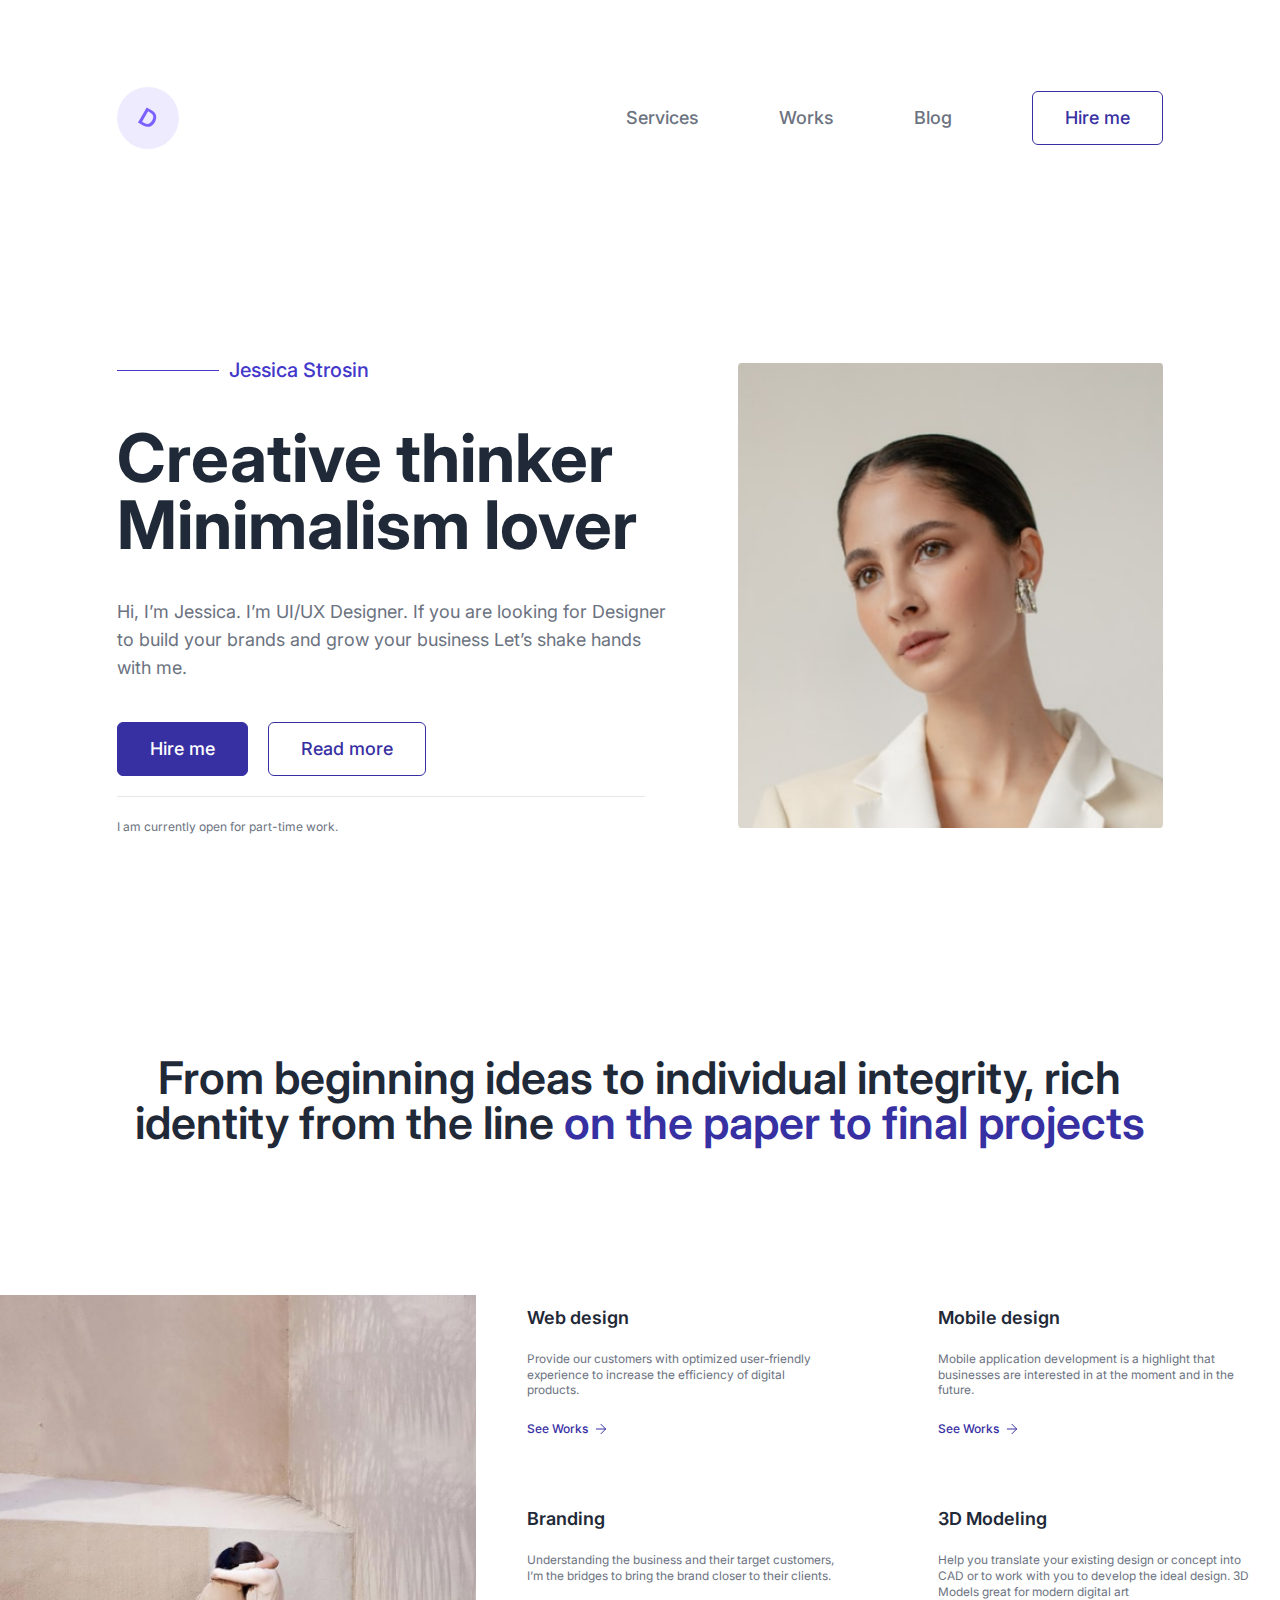
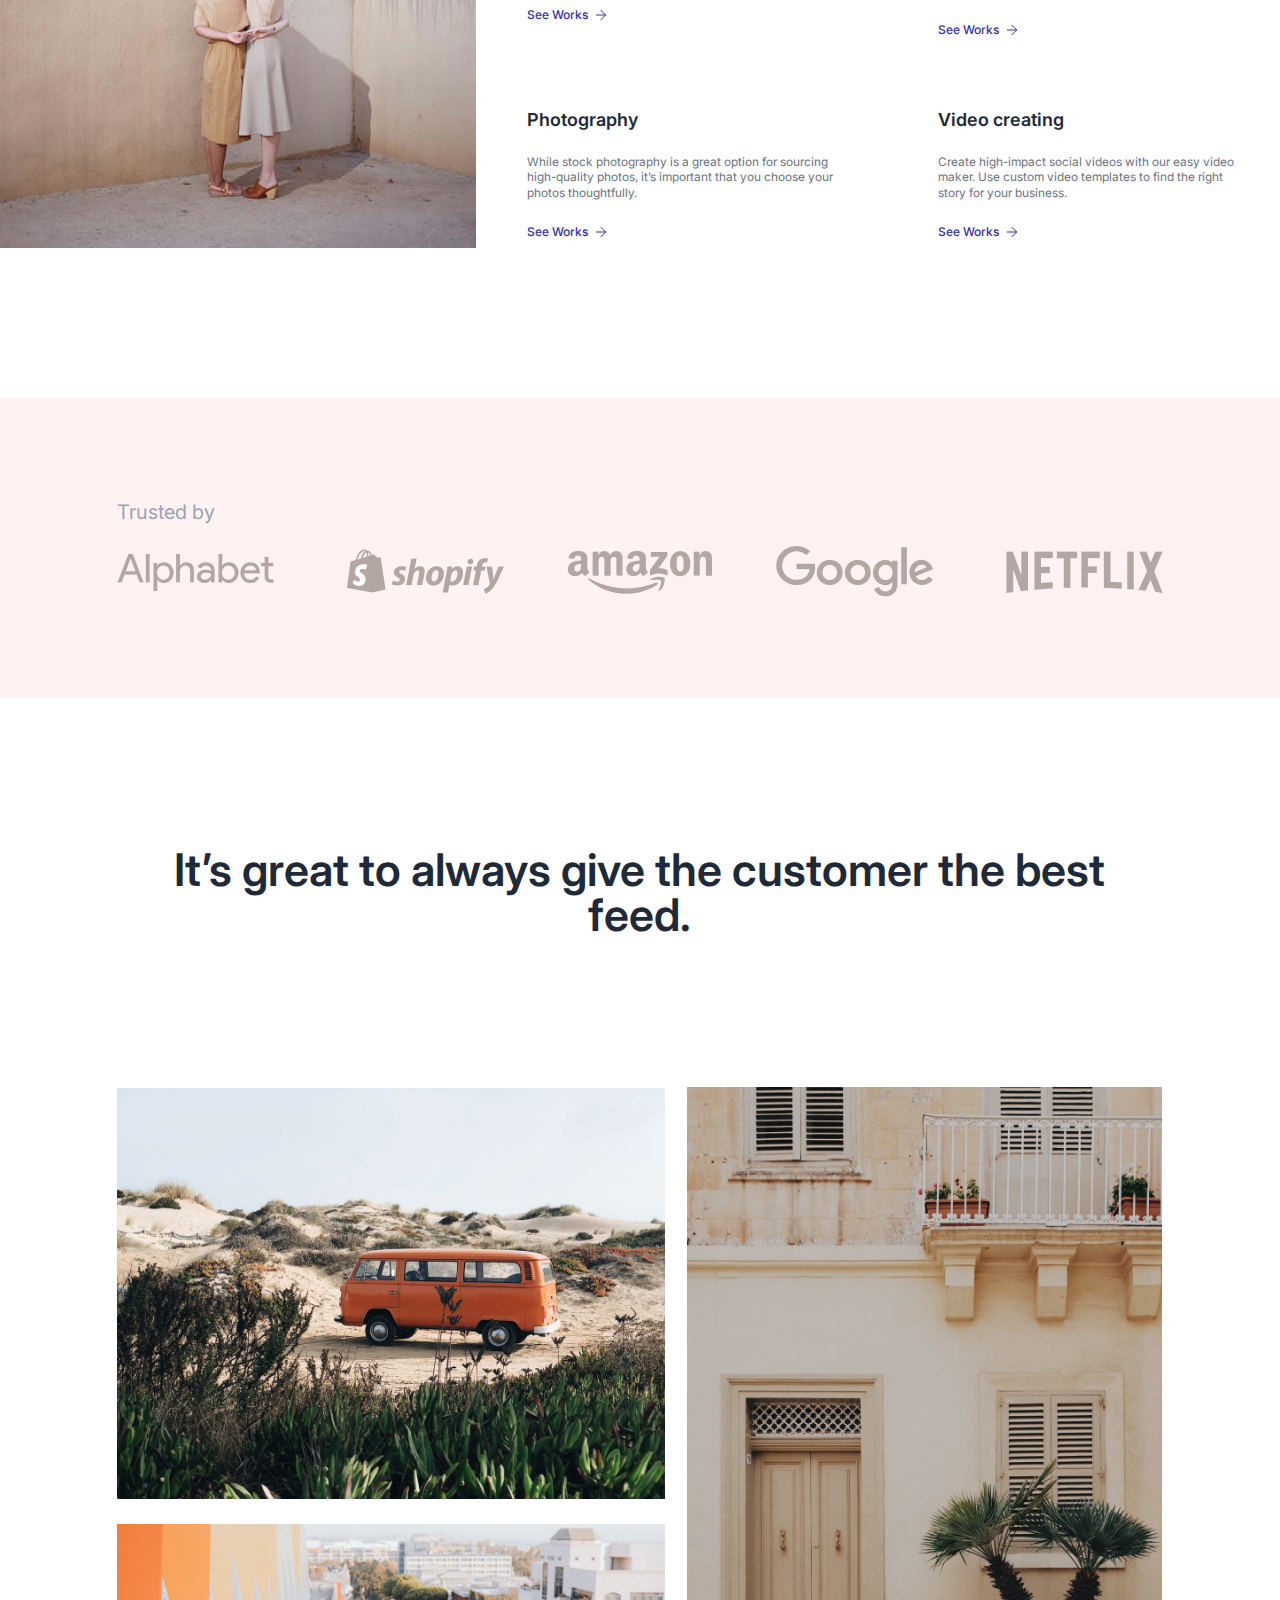
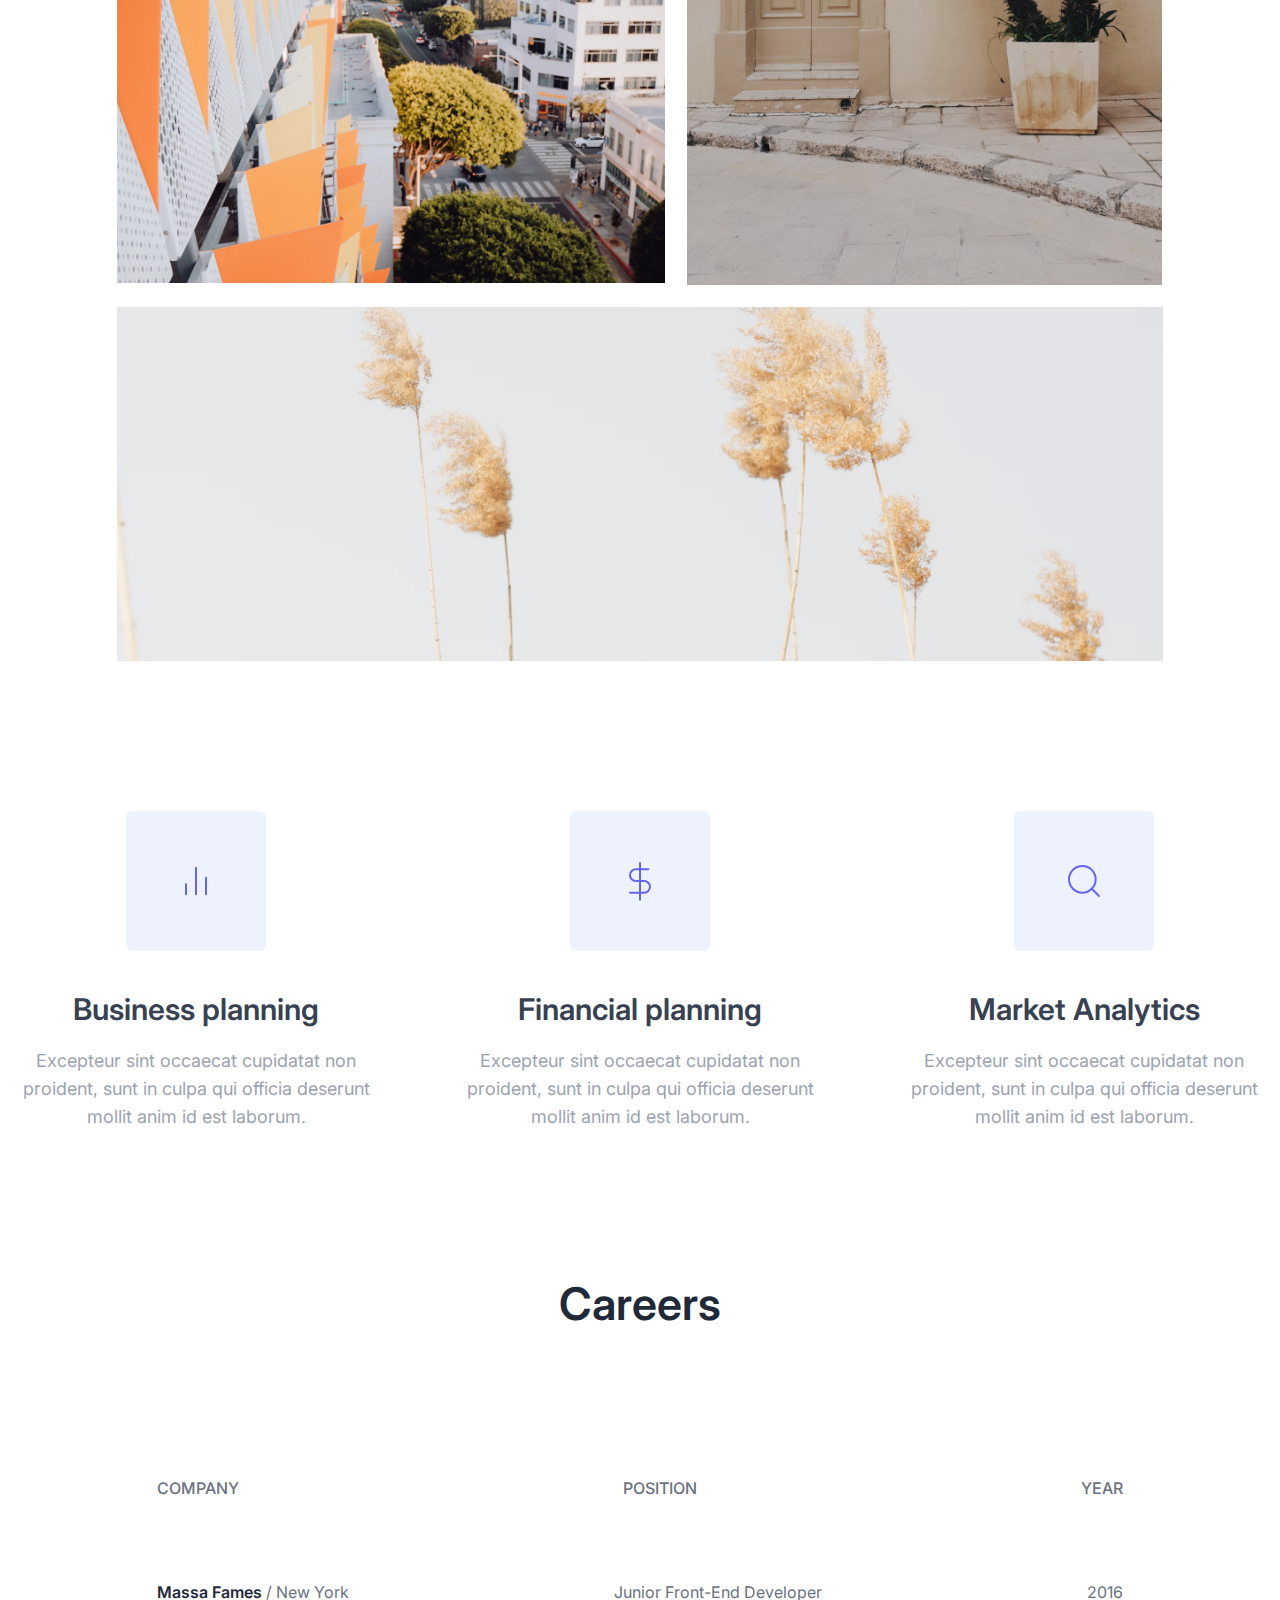
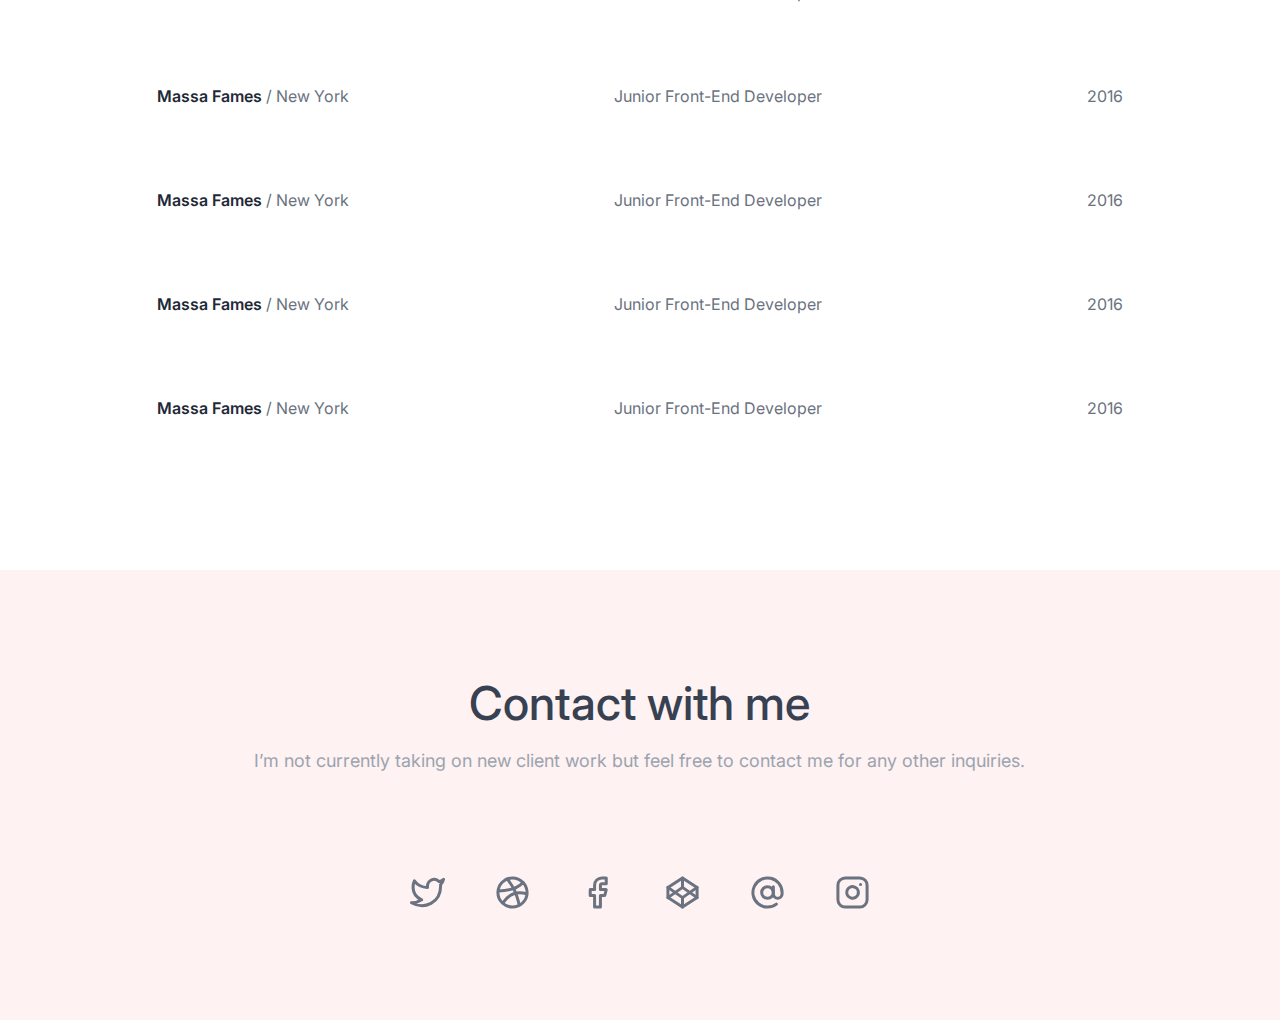
<file: index.html>
<!DOCTYPE html>
<html lang="en">
  <head>
    <meta charset="UTF-8" />
    <meta http-equiv="X-UA-Compatible" content="IE=edge" />
    <meta name="viewport" content="width=device-width, initial-scale=1.0" />
    <link rel="stylesheet" href="css/style.css" />
    <link
      href="https://fonts.googleapis.com/css?family=Inter:regular,500,600,700&display=swap"
      rel="stylesheet"
    />

    <title>PortfolioDesign</title>
  </head>
  <body>
    <div class="wrapper">
<header class="header">
  <div class="header__container">
    <div class="header__body">
      <div class="header__logo">
        <img src="img/logos/D.svg" alt="D logo" />
      </div>
      <nav class="header__menu menu">
        <ul class="menu__list">
          <li class="menu__item"><a href="" class="menu__link">Services</a></li>
          <li class="menu__item"><a href="" class="menu__link">Works</a></li>
          <li class="menu__item"><a href="" class="menu__link">Blog</a></li>
        </ul>
      </nav>
      <div class="main__picture-small">
        <div class="main__image-small ibg">
          <img src="img/main/main__image.jpg" alt="Main Image" />
        </div>
      </div>
      <a href="" class="header__button button">
        <div class="button__link">Hire me</div>
      </a>
      <div class="header__icon-menu icon-menu">
        <span></span>
        <span></span>
        <span></span>
      </div>
    </div>
  </div>
</header>
      <main class="page">
        <section class="page__main main">
          <div class="main__container">
            <div class="main__body">
              <div class="main__content content-main">
                <div class="content-main__name">
                  <span></span>Jessica Strosin
                </div>
                <h1 class="content-main__title">
                  Creative thinker Minimalism lover
                </h1>
                <div class="content-main__text">
                  Hi, I’m Jessica. I’m UI/UX Designer. If you are looking for
                  Designer to build your brands and grow your business Let’s
                  shake hands with me.
                </div>
                <div class="content-main__buttons">
                  <a
                    href=""
                    class="content-main__button content-main__button-bg button"
                    >Hire me</a
                  >
                  <a href="" class="content-main__button button">Read more</a>
                </div>
                <div class="content-main__line"></div>
                <div class="content-main__part-time-work">
                  I am currently open for part-time work.
                </div>
              </div>
              <div class="main__picture">
                <div class="main__image ibg">
                  <img src="img/main/main__image.jpg" alt="Main Image" />
                </div>
              </div>
            </div>
          </div>
        </section>
        <section class="page__slogan slogan">
          <div class="slogan__container">
            <div class="slogan__title">
              From beginning ideas to individual integrity, rich identity from
              the line <span>on the paper to final projects</span>
            </div>
          </div>
        </section>
        <section class="page__works works">
          <div class="works__body">
            <div class="works__picture">
              <div class="works__image ibg">
                <img src="img/works/works.jpg" alt="Works" />
              </div>
            </div>

            <div class="works__content content-works">
              <div class="content-works__column">
                <div class="content-works__item item-content-works">
                  <h4 class="item-content-works__title">Web design</h4>
                  <div class="item-content-works__text">
                    Provide our customers with optimized user-friendly
                    experience to increase the efficiency of digital products.
                  </div>
                  <a href="" class="item-content-works__more item-more">
                    <div class="item-more__text">See Works</div>
                    <div class="item-more__icon">
                      <img src="img/icons/arrow-right.svg" alt="arrow right" />
                    </div>
                  </a>
                </div>
                <div class="content-works__item item-content-works">
                  <h4 class="item-content-works__title">Branding</h4>
                  <div class="item-content-works__text">
                    Understanding the business and their target customers, I’m
                    the bridges to bring the brand closer to their clients.
                  </div>
                  <a href="" class="item-content-works__more item-more">
                    <div class="item-more__text">See Works</div>
                    <div class="item-more__icon">
                      <img src="img/icons/arrow-right.svg" alt="arrow right" />
                    </div>
                  </a>
                </div>
                <div class="content-works__item item-content-works">
                  <h4 class="item-content-works__title">Photography</h4>
                  <div class="item-content-works__text">
                    While stock photography is a great option for sourcing
                    high-quality photos, it’s important that you choose your
                    photos thoughtfully.
                  </div>
                  <a href="" class="item-content-works__more item-more">
                    <div class="item-more__text">See Works</div>
                    <div class="item-more__icon">
                      <img src="img/icons/arrow-right.svg" alt="arrow right" />
                    </div>
                  </a>
                </div>
              </div>
              <div class="content-works__column">
                <div class="content-works__item item-content-works">
                  <h4 class="item-content-works__title">Mobile design</h4>
                  <div class="item-content-works__text">
                    Mobile application development is a highlight that
                    businesses are interested in at the moment and in the
                    future.
                  </div>
                  <a href="" class="item-content-works__more item-more">
                    <div class="item-more__text">See Works</div>
                    <div class="item-more__icon">
                      <img src="img/icons/arrow-right.svg" alt="arrow right" />
                    </div>
                  </a>
                </div>
                <div class="content-works__item item-content-works">
                  <h4 class="item-content-works__title">3D Modeling</h4>
                  <div class="item-content-works__text">
                    Help you translate your existing design or concept into CAD
                    or to work with you to develop the ideal design. 3D Models
                    great for modern digital art
                  </div>
                  <a href="" class="item-content-works__more item-more">
                    <div class="item-more__text">See Works</div>
                    <div class="item-more__icon">
                      <img src="img/icons/arrow-right.svg" alt="arrow right" />
                    </div>
                  </a>
                </div>
                <div class="content-works__item item-content-works">
                  <h4 class="item-content-works__title">Video creating</h4>
                  <div class="item-content-works__text">
                    Create high-impact social videos with our easy video maker.
                    Use custom video templates to find the right story for your
                    business.
                  </div>
                  <a href="" class="item-content-works__more item-more">
                    <div class="item-more__text">See Works</div>
                    <div class="item-more__icon">
                      <img src="img/icons/arrow-right.svg" alt="arrow right" />
                    </div>
                  </a>
                </div>
              </div>
            </div>
          </div>
        </section>
        <div class="trusted">
          <div class="trusted__container">
            <div class="trusted__body">
              <div class="trusted__text">Trusted by</div>
              <div class="trusted__companies companies">
                <div class="companies__item">
                  <img src="img/trusted/alphabet.png" alt="Alphabet" />
                </div>
                <div class="companies__item">
                  <img src="img/trusted/shopify-original.png" alt="Shopify" />
                </div>
                <div class="companies__item">
                  <img src="img/trusted/amazon.png" alt="Amazon" />
                </div>
                <div class="companies__item">
                  <img src="img/trusted/google-original.png" alt="Google" />
                </div>
                <div class="companies__item">
                  <img src="img/trusted/netflix-primary.png" alt="Netflix" />
                </div>
              </div>
            </div>
          </div>
        </div>
        <section class="page__feed feed">
          <div class="feed__container">
            <div class="feed__body">
              <div class="feed__title-container">
                <h2 class="feed__title slogan__title">
                  It’s great to always give the customer the best feed.
                </h2>
              </div>

              <div class="feed__gallery gallery-feed">
                <div class="gallery-feed__columns">
                  <div class="gallery-feed__column gallery-feed__column-l">
                    <div class="gallery-feed__item gallery-feed__item-s1">
                      <div class="gallery-feed__image ibg">
                        <img src="img/feed/image-S_01.jpg" alt="Small Image" />
                      </div>
                      <div class="gallery-feed__label label-gallery-feed">
                        <a href="" class="label-gallery-feed__body">
                          <div class="label-gallery-feed__text label-text">
                            <h4 class="label-text__title">
                              Project title here
                            </h4>
                            <div class="label-text__sub-title">Photograph</div>
                          </div>
                          <div class="label-gallery-feed__icon">
                            <img
                              src="img/icons/arrow-right 2.svg"
                              alt="Arrow right"
                            />
                          </div>
                        </a>
                      </div>
                    </div>
                    <div class="gallery-feed__item gallery-feed__item-s2">
                      <div class="gallery-feed__image ibg">
                        <img src="img/feed/image-S_02.jpg" alt="Small Image" />
                      </div>
                      <div class="gallery-feed__label label-gallery-feed">
                        <a href="" class="label-gallery-feed__body">
                          <div class="label-gallery-feed__text label-text">
                            <h4 class="label-text__title">
                              Project title here
                            </h4>
                            <div class="label-text__sub-title">Photograph</div>
                          </div>
                          <div class="label-gallery-feed__icon">
                            <img
                              src="img/icons/arrow-right 2.svg"
                              alt="Arrow right"
                            />
                          </div>
                        </a>
                      </div>
                    </div>
                  </div>
                  <div class="gallery-feed__column gallery-feed__column-r">
                    <div class="gallery-feed__item gallery-feed__item-b">
                      <div class="gallery-feed__image ibg">
                        <img src="img/feed/image-B_01.jpg" alt="Big image" />
                      </div>
                      <div class="gallery-feed__label label-gallery-feed">
                        <a href="" class="label-gallery-feed__body">
                          <div class="label-gallery-feed__text label-text">
                            <h4 class="label-text__title">
                              Project title here
                            </h4>
                            <div class="label-text__sub-title">Photograph</div>
                          </div>
                          <div class="label-gallery-feed__icon">
                            <img
                              src="img/icons/arrow-right 2.svg"
                              alt="Arrow right"
                            />
                          </div>
                        </a>
                      </div>
                    </div>
                  </div>
                </div>
                <div class="gallery-feed__row row-gallery-feed">
                  <div class="row-gallery-feed__item">
                    <div class="row-gallery-feed__image ibg">
                      <img src="img/feed/image-B_02.jpg" alt="Big Image" />
                    </div>
                    <div class="gallery-feed__label label-gallery-feed">
                      <a href="" class="label-gallery-feed__body">
                        <div class="label-gallery-feed__text label-text">
                          <h4 class="label-text__title">Project title here</h4>
                          <div class="label-text__sub-title">Photograph</div>
                        </div>
                        <div class="label-gallery-feed__icon">
                          <img
                            src="img/icons/arrow-right 2.svg"
                            alt="Arrow right"
                          />
                        </div>
                      </a>
                    </div>
                  </div>
                </div>
              </div>
            </div>
          </div>
        </section>
        <section class="page__advantages advantages">
          <div class="advantages__body">
            <div class="advantages__item item-advantages">
              <div class="item-advantages__icon-body">
                <div class="item-advantages__icon">
                  <img src="img/advantages/01.svg" alt="icon" />
                </div>
              </div>
              <h3 class="item-advantages__title">Business planning</h3>
              <div class="item-advantages__text">
                Excepteur sint occaecat cupidatat non proident, sunt in culpa
                qui officia deserunt mollit anim id est laborum.
              </div>
            </div>
            <div class="advantages__item item-advantages">
              <div class="item-advantages__icon-body">
                <div class="item-advantages__icon">
                  <img src="img/advantages/02.svg" alt="icon" />
                </div>
              </div>
              <h3 class="item-advantages__title">Financial planning</h3>
              <div class="item-advantages__text">
                Excepteur sint occaecat cupidatat non proident, sunt in culpa
                qui officia deserunt mollit anim id est laborum.
              </div>
            </div>
            <div class="advantages__item item-advantages">
              <div class="item-advantages__icon-body">
                <div class="item-advantages__icon">
                  <img src="img/advantages/03.svg" alt="icon" />
                </div>
              </div>
              <h3 class="item-advantages__title">Market Analytics</h3>
              <div class="item-advantages__text">
                Excepteur sint occaecat cupidatat non proident, sunt in culpa
                qui officia deserunt mollit anim id est laborum.
              </div>
            </div>
          </div>
        </section>
        <section class="page__careers careers">
          <div class="careers__container">
            <div class="careers__body">
              <div class="careers__title-body">
                <h2 class="careers__title slogan__title">Careers</h2>
              </div>
              <div class="careers__content content-careers">
                <div class="content-careers__titles">
                  <div class="content-careers__item-title">
                    <div class="content-careers__title">COMPANY</div>
                  </div>
                  <div class="content-careers__item-title">
                    <div class="content-careers__title">POSITION</div>
                  </div>
                  <div class="content-careers__item-title">
                    <div class="content-careers__title">YEAR</div>
                  </div>
                </div>
                <div class="content-careers__data">
                  <div class="content-careers__column column-content-careers">
                    <div class="column-content-careers__item">
                      <div class="column-content-careers__company">
                        Massa Fames <span>/ New York</span>
                      </div>
                    </div>
                    <div class="column-content-careers__item">
                      <div class="column-content-careers__company">
                        Massa Fames <span>/ New York</span>
                      </div>
                    </div>
                    <div class="column-content-careers__item">
                      <div class="column-content-careers__company">
                        Massa Fames <span>/ New York</span>
                      </div>
                    </div>
                    <div class="column-content-careers__item">
                      <div class="column-content-careers__company">
                        Massa Fames <span>/ New York</span>
                      </div>
                    </div>
                    <div class="column-content-careers__item">
                      <div class="column-content-careers__company">
                        Massa Fames <span>/ New York</span>
                      </div>
                    </div>
                  </div>
                  <div class="content-careers__column column-content-careers">
                    <div class="column-content-careers__item">
                      <div class="column-content-careers__position">
                        Junior Front-End Developer
                      </div>
                    </div>
                    <div class="column-content-careers__item">
                      <div class="column-content-careers__position">
                        Junior Front-End Developer
                      </div>
                    </div>
                    <div class="column-content-careers__item">
                      <div class="column-content-careers__position">
                        Junior Front-End Developer
                      </div>
                    </div>
                    <div class="column-content-careers__item">
                      <div class="column-content-careers__position">
                        Junior Front-End Developer
                      </div>
                    </div>
                    <div class="column-content-careers__item">
                      <div class="column-content-careers__position">
                        Junior Front-End Developer
                      </div>
                    </div>
                  </div>
                  <div class="content-careers__column column-content-careers">
                    <div class="column-content-careers__item">
                      <div class="column-content-careers__year">2016</div>
                    </div>
                    <div class="column-content-careers__item">
                      <div class="column-content-careers__year">2016</div>
                    </div>
                    <div class="column-content-careers__item">
                      <div class="column-content-careers__year">2016</div>
                    </div>
                    <div class="column-content-careers__item">
                      <div class="column-content-careers__year">2016</div>
                    </div>
                    <div class="column-content-careers__item">
                      <div class="column-content-careers__year">2016</div>
                    </div>
                  </div>
                </div>
              </div>
            </div>
          </div>
        </section>
      </main>
<footer class="footer">
  <div class="footer__container">
    <div class="footer__body">
      <div class="footer__text-block text-block">
        <h2 class="text-block__title">Contact with me</h2>
        <div class="text-block__text">
          I’m not currently taking on new client work but feel free to contact
          me for any other inquiries.
        </div>
      </div>
      <div class="footer__social social">
        <a href="" class="social__icon">
          <img src="img/icons/footer/twitter.svg" alt="Twitter" />
        </a>
        <a href="" class="social__icon">
          <img src="img/icons/footer/dribbble.svg" alt="dribbble" />
        </a>
        <a href="" class="social__icon">
          <img src="img/icons/footer/facebook.svg" alt="facebook" />
        </a>
        <a href="" class="social__icon">
          <img src="img/icons/footer/codepen.svg" alt="codepen" />
        </a>
        <a href="" class="social__icon">
          <img src="img/icons/footer/at-sign.svg" alt="at-sign" />
        </a>
        <a href="" class="social__icon">
          <img src="img/icons/footer/instagram.svg" alt="instagram" />
        </a>
      </div>
    </div>
  </div>
</footer>
    </div>
  </body>
  <script src="js/main.js"></script>
</html>
</file>
<file: css/style.css>
*{padding:0;margin:0;border:0}*,:after,:before{-webkit-box-sizing:border-box;box-sizing:border-box}:active,:focus{outline:none}a:active,a:focus{outline:none}aside,footer,header,nav{display:block}body,html{height:100%;line-height:1;min-width:320px}body{width:100%;font-family:"Inter";-ms-text-size-adjust:100%;-moz-text-size-adjust:100%;-webkit-text-size-adjust:100%;background-color:#fff}button,input,textarea{font-family:"Inter"}input::-ms-clear{display:none}button{cursor:pointer}button::-moz-focus-inner{padding:0;border:0}a,a:visited{text-decoration:none}a:hover{text-decoration:none}ul li{list-style:none}img{vertical-align:top}h1,h2,h3,h4,h5,h6{font-size:inherit;font-weight:400}[class*=__container]{max-width:84.02%;margin:0 auto;padding:0 15px}@media (max-width:1210px){[class*=__container]{max-width:none}}.wrapper{display:-webkit-box;display:-ms-flexbox;display:flex;-webkit-box-orient:vertical;-webkit-box-direction:normal;-ms-flex-direction:column;flex-direction:column;overflow:hidden;min-height:100%}.ibg{background-repeat:no-repeat;background-size:cover;background-position:center}.ibg img{display:none}.header{position:absolute;width:100%;top:0;left:0;z-index:50;background-color:#fff}.header__body{padding:87px 0;display:-webkit-box;display:-ms-flexbox;display:flex;-webkit-box-align:center;-ms-flex-align:center;align-items:center}.header__logo{-webkit-box-flex:1;-ms-flex:1 1 auto;flex:1 1 auto;position:relative;z-index:5}.header__button{padding:12px 32px}.header__button:hover{background-color:#3730a3}.header__button:hover .button__link{color:#fff}@media (max-width:767px){.header__button{position:relative;z-index:5;margin:0 40px 0 0}}@media (max-width:500px){.header__button{margin:0px 15px 0 0;padding:6px 10px}}@media (max-width:767px){.header__icon-menu{display:block;position:relative;width:60px;height:32px;cursor:pointer;z-index:5}.header__icon-menu span{position:absolute;width:100%;height:4px;top:14px;left:0;background-color:#6b7280;-webkit-transition:all 0.3s ease 0s;transition:all 0.3s ease 0s}.header__icon-menu span:first-child{top:0}.header__icon-menu span:last-child{top:auto;bottom:0}.header__icon-menu.active span{background-color:#6b7280;-webkit-transform:scale(0);transform:scale(0)}.header__icon-menu.active span:first-child{-webkit-transform:rotate(-45deg);transform:rotate(-45deg);top:14px}.header__icon-menu.active span:last-child{-webkit-transform:rotate(45deg);transform:rotate(45deg);bottom:14px}}@media (max-width:424px){.header__icon-menu{width:40px;height:21px}.header__icon-menu span{height:2px;top:9.5px}.header__icon-menu.active span{-webkit-transform:scale(0);transform:scale(0)}.header__icon-menu.active span:first-child{-webkit-transform:rotate(-45deg);transform:rotate(-45deg);top:9.5px}.header__icon-menu.active span:last-child{-webkit-transform:rotate(45deg);transform:rotate(45deg);bottom:9.5px}}@media (max-width:1100px){.header__body{padding:50px 0}}@media (max-width:767px){.header{position:fixed}.header:before{content:"";position:absolute;top:0;left:0;width:100%;height:70%;background-color:#fff;z-index:3;padding:0 0 100px 0;-webkit-box-shadow:0 3px 10px rgba(57,63,72,0.3);box-shadow:0 3px 10px rgba(57,63,72,0.3)}.header__body{padding:20px 0}.header__logo{-ms-flex-item-align:start;align-self:flex-start}}.menu{display:-webkit-box;display:-ms-flexbox;display:flex;-webkit-box-align:center;-ms-flex-align:center;align-items:center}.menu__list{display:-webkit-box;display:-ms-flexbox;display:flex;-webkit-box-pack:end;-ms-flex-pack:end;justify-content:flex-end;-ms-flex-wrap:wrap;flex-wrap:wrap;margin:0 0 0 15px}.menu__item{margin:0 80px 0 0}@media (max-width:1100px){.menu__item{margin:0 45px 0 0}}.menu__link{font-weight:500;font-size:18px;line-height:155.555555556%;color:#6b7280}@media (max-width:767px){.menu{position:fixed;width:100%;height:100%;top:0;right:-100%;background-color:#fff;overflow:auto;padding:30px 0 20px 0;z-index:2;-webkit-transition:all 0.3s ease 0s;transition:all 0.3s ease 0s}.menu.active{right:0}.menu__list{-webkit-box-flex:1;-ms-flex:1 1 100%;flex:1 1 100%;-webkit-box-orient:vertical;-webkit-box-direction:normal;-ms-flex-direction:column;flex-direction:column;-webkit-box-pack:center;-ms-flex-pack:center;justify-content:center;-webkit-box-align:center;-ms-flex-align:center;align-items:center;text-align:right;margin:100px 0 0 0}.menu__item{margin:0}.menu__item:not(:last-child){margin:0 0 20px 0}.menu__link{font-size:40px}}.footer{background:#fef2f2}.footer__body{padding:110px 0;display:-webkit-box;display:-ms-flexbox;display:flex;-webkit-box-orient:vertical;-webkit-box-direction:normal;-ms-flex-direction:column;flex-direction:column;-webkit-box-pack:justify;-ms-flex-pack:justify;justify-content:space-between;-webkit-box-align:center;-ms-flex-align:center;align-items:center}@media (max-width:1100px){.footer__body{padding:50px 0}}.footer__social:not(:first-child){margin:100px 0 0 0}@media (max-width:1100px){.footer__social:not(:first-child){margin:50px 0 0 0}}.text-block__title{font-weight:500;font-size:calc(38px + 10 * ((100vw - 320px) / 1120));line-height:100%;text-align:center;color:#374151}.text-block__title:not(:last-child){margin:0 0 20px 0}.text-block__text{font-weight:400;font-size:18px;line-height:156%;text-align:center;color:#9ca3af}.social{display:-webkit-box;display:-ms-flexbox;display:flex;-ms-flex-wrap:wrap;flex-wrap:wrap;-webkit-box-pack:center;-ms-flex-pack:center;justify-content:center;-webkit-box-align:center;-ms-flex-align:center;align-items:center;gap:50px}.page{-webkit-box-flex:1;-ms-flex:1 1 auto;flex:1 1 auto}.page__main{margin:236px 0 0 0}@media (max-width:900px){.page__main{margin:120px 0 0 0}}@media (max-width:767px){.page__main{margin:100px 0 0 0}}.button{display:inline-block;border:1px solid #3730a3;border-radius:6px;background-color:transparent;-webkit-transition:all 0.3s ease 0s;transition:all 0.3s ease 0s}.button__link{display:-webkit-box;display:-ms-flexbox;display:flex;-webkit-box-pack:center;-ms-flex-pack:center;justify-content:center;-webkit-box-align:center;-ms-flex-align:center;align-items:center;font-weight:500;font-size:18px;line-height:156%;color:#3730a3;-webkit-transition:all 0.3s ease 0s;transition:all 0.3s ease 0s;text-align:center}.main__body{display:-webkit-box;display:-ms-flexbox;display:flex;-webkit-box-pack:justify;-ms-flex-pack:justify;justify-content:space-between;-webkit-box-align:center;-ms-flex-align:center;align-items:center;padding:100px 0}.main__content{-webkit-box-flex:0;-ms-flex:0 1 59.4%;flex:0 1 59.4%;padding:20px 0}.main__picture{padding:0 0 44.5% 0;-webkit-box-flex:0;-ms-flex:0 1 40.6%;flex:0 1 40.6%;position:relative}.main__image{position:absolute;top:0;left:0;width:100%;height:100%}@media (max-width:1100px){.main__body{-webkit-box-flex:0;-ms-flex:0 1 65%;flex:0 1 65%}.main__picture{-webkit-box-flex:0;-ms-flex:0 1 35%;flex:0 1 35%;-ms-flex-item-align:center;-ms-grid-row-align:center;align-self:center}}@media (max-width:767px){.main__body{padding:50px 0}.main__picture{display:none;-webkit-box-flex:0;-ms-flex:0;flex:0}.main__content{-webkit-box-flex:1;-ms-flex:1 1 100%;flex:1 1 100%;padding:0;-webkit-box-pack:center;-ms-flex-pack:center;justify-content:center;-webkit-box-align:center;-ms-flex-align:center;align-items:center;text-align:center}}.content-main>:not(:last-child){margin:0 0 40px 0}.content-main__name{display:-webkit-box;display:-ms-flexbox;display:flex;-webkit-box-align:center;-ms-flex-align:center;align-items:center;font-weight:500;font-size:20px;line-height:140%;color:#4338ca}.content-main__name span{display:block;width:102px;height:1px;background-color:#4338ca;margin:0 10px 0 0}.content-main__title{font-weight:700;font-size:calc(37px + 35 * ((100vw - 320px) / 1120));line-height:100%;color:#1f2937}.content-main__text{max-width:553px;font-weight:400;font-size:18px;line-height:156%;color:#6b7280}.content-main__buttons{display:-webkit-box;display:-ms-flexbox;display:flex}.content-main__buttons:not(:last-child){margin:0 0 20px 0}.content-main__button{padding:12px 32px;display:-webkit-box;display:-ms-flexbox;display:flex;-webkit-box-pack:center;-ms-flex-pack:center;justify-content:center;-webkit-box-align:center;-ms-flex-align:center;align-items:center;font-weight:500;font-size:18px;line-height:156%;color:#3730a3;-webkit-transition:all 0.3s ease 0s;transition:all 0.3s ease 0s;text-align:center}.content-main__button:not(:last-child){margin:0 20px 0 0}.content-main__button:hover{background-color:#3730a3;color:#fff}.content-main__button-bg{background-color:#3730a3;color:#fff}.content-main__line{display:inline-block;width:85%;height:1px;background-color:#e5e7eb}.content-main__line:not(:last-child){margin:0 0 20px 0}.content-main__part-time-work{font-weight:400;font-size:12px;line-height:133%;color:#6b7280}@media (max-width:1100px){.content-main>:not(:last-child){margin:0 0 20px 0}.content-main__button{padding:8px 22.67px}}@media (max-width:767px){.content-main{display:-webkit-box;display:-ms-flexbox;display:flex;-webkit-box-orient:vertical;-webkit-box-direction:normal;-ms-flex-direction:column;flex-direction:column;-webkit-box-pack:center;-ms-flex-pack:center;justify-content:center;-webkit-box-align:center;-ms-flex-align:center;align-items:center}}.main__picture-small{display:none}@media (max-width:767px){.main__picture-small{display:-webkit-box;display:-ms-flexbox;display:flex;position:relative;z-index:3;width:62px;height:62px;-webkit-transition:all 0.3s ease 0s;transition:all 0.3s ease 0s}.main__picture-small:not(:last-child){margin:0 20px 0 0}.main__picture-small .main__image-small{position:absolute;border-radius:50%;top:0;left:0;width:100%;height:100%}.main__picture-small .main__picture{display:none}}@media (max-width:424px){.main__picture-small{width:52px;height:52px}.main__picture-small:not(:last-child){margin:0 10px 0 0}}.slogan{padding:100px 0 75px 0}.slogan__container{display:-webkit-box;display:-ms-flexbox;display:flex;-webkit-box-pack:center;-ms-flex-pack:center;justify-content:center;-webkit-box-align:center;-ms-flex-align:center;align-items:center}.slogan__title{max-width:1039px;text-align:center;font-weight:600;font-size:calc(27px + 21 * ((100vw - 320px) / 1120));line-height:100%;color:#1f2937}.slogan__title span{color:#3730a3}@media (min-width:1442px){.slogan__title{max-width:none}}@media (max-width:767px){.slogan__title{line-height:120%}}@media (max-width:767px){.slogan{padding:30px 0 30px 0}}.works__body{padding:75px 0;display:-webkit-box;display:-ms-flexbox;display:flex;-webkit-box-pack:justify;-ms-flex-pack:justify;justify-content:space-between;-webkit-box-align:center;-ms-flex-align:center;align-items:center}.works__picture{-webkit-box-flex:0;-ms-flex:0 1 37.2%;flex:0 1 37.2%;padding:0 0 43.2% 0;position:relative}.works__image{position:absolute;top:0;left:0;width:100%;height:100%}.works__content{-webkit-box-flex:0;-ms-flex:0 1 62.7%;flex:0 1 62.7%;padding:0 0 0 50px}@media (max-width:1100px){.works__body{-webkit-box-orient:vertical;-webkit-box-direction:reverse;-ms-flex-direction:column-reverse;flex-direction:column-reverse}.works__picture{padding:0 95% 100% 0}.works__content{padding:0 15px;margin:0 0 30px 0}}.content-works{display:-webkit-box;display:-ms-flexbox;display:flex;gap:68px}.content-works__column{-webkit-box-flex:0;-ms-flex:0 1 50%;flex:0 1 50%;display:-webkit-box;display:-ms-flexbox;display:flex;-webkit-box-orient:vertical;-webkit-box-direction:normal;-ms-flex-direction:column;flex-direction:column;gap:68px}.content-works__item{-webkit-box-flex:0;-ms-flex:0 1 33.333%;flex:0 1 33.333%;height:100%;-webkit-box-pack:center;-ms-flex-pack:center;justify-content:center}@media (max-width:1100px){.content-works{gap:30px}}@media (max-width:767px){.content-works{-webkit-box-orient:vertical;-webkit-box-direction:normal;-ms-flex-direction:column;flex-direction:column;row-gap:30px}.content-works__column{gap:30px}}.item-content-works>:not(:last-child){margin:0 0 20px 0}.item-content-works__title{font-weight:600;font-size:18px;line-height:156%;color:#1f2937}.item-content-works__text{font-weight:400;font-size:calc(11px + 1 * ((100vw - 320px) / 1120));line-height:133%;color:#6b7280}@media (min-width:1100px){.item-content-works__text{max-width:311px}}@media (min-width:1441px){.item-content-works__text{max-width:none}}@media (max-width:767px){.item-content-works>:not(:last-child){margin:0 0 10px 0}}.item-more{display:-webkit-inline-box;display:-ms-inline-flexbox;display:inline-flex}.item-more__text{font-weight:500;font-size:12px;line-height:16px;color:#3730a3}.item-more__text:not(:last-child){margin:0 5px 0 0}.trusted{margin:75px 0;background-color:#fef2f2}.trusted__body{padding:100px 0;display:-webkit-box;display:-ms-flexbox;display:flex;-webkit-box-orient:vertical;-webkit-box-direction:normal;-ms-flex-direction:column;flex-direction:column}.trusted__text{font-weight:400;font-size:20px;line-height:140%;color:#9ca3af}.trusted__text:not(:last-child){margin:0 0 20px 0}@media (max-width:426px){.trusted__text{text-align:center;margin:0 0 20px}}@media (max-width:426px){.trusted{margin:30px 0}.trusted__body{padding:50px 0}}.companies{display:-webkit-box;display:-ms-flexbox;display:flex;-ms-flex-wrap:wrap;flex-wrap:wrap;-webkit-box-pack:justify;-ms-flex-pack:justify;justify-content:space-between;-webkit-box-align:center;-ms-flex-align:center;align-items:center}.companies__item{-webkit-box-flex:0;-ms-flex:0 1 18%;flex:0 1 18%;text-align:center;padding:0 15px}.companies__item:first-child{padding:0 15px 0 0;text-align:left}.companies__item:last-child{text-align:right;padding:0 0 0 15px}@media (max-width:1100px){.companies__item{-webkit-box-flex:0;-ms-flex:0 1 50%;flex:0 1 50%;text-align:center}.companies__item:first-child{text-align:center}.companies__item:last-child{-webkit-box-flex:0;-ms-flex:0 1 100%;flex:0 1 100%;text-align:center}.companies__item:not(:last-child){margin:0 0 20px 0}}@media (max-width:426px){.companies__item{-webkit-box-flex:0;-ms-flex:0 1 100%;flex:0 1 100%}}.feed__body{padding:75px 0;display:-webkit-box;display:-ms-flexbox;display:flex;-webkit-box-orient:vertical;-webkit-box-direction:normal;-ms-flex-direction:column;flex-direction:column}.feed__title-container{display:-webkit-box;display:-ms-flexbox;display:flex;-webkit-box-pack:center;-ms-flex-pack:center;justify-content:center;-webkit-box-align:center;-ms-flex-align:center;align-items:center}.feed__title-container:not(:last-child){margin:0 0 150px 0}@media (max-width:767px){.feed__title-container:not(:last-child){margin:0 0 50px 0}}@media (max-width:767px){.feed__body{padding:30px 0}}.gallery-feed__columns{display:-webkit-box;display:-ms-flexbox;display:flex;-webkit-box-align:center;-ms-flex-align:center;align-items:center}.gallery-feed__column-l{-webkit-box-flex:0;-ms-flex:0 1 52.4%;flex:0 1 52.4%;-webkit-box-orient:vertical;-webkit-box-direction:normal;-ms-flex-direction:column;flex-direction:column}.gallery-feed__column-l:not(:last-child){margin:0 2.1% 0 0}.gallery-feed__column-r{-webkit-box-flex:0;-ms-flex:0 1 45.4%;flex:0 1 45.4%;-webkit-box-orient:vertical;-webkit-box-direction:normal;-ms-flex-direction:column;flex-direction:column}.gallery-feed__item-s1{-webkit-box-flex:0;-ms-flex:0 1 50%;flex:0 1 50%;padding:0 0 75% 0;position:relative}.gallery-feed__item-s1:not(:last-child){margin:0 0 4.5% 0}.gallery-feed__item-s2{-webkit-box-flex:0;-ms-flex:0 1 50%;flex:0 1 50%;padding:0 0 65.6% 0;position:relative}.gallery-feed__item-b{padding:0 0 168% 0;position:relative}.gallery-feed__label{opacity:0;visibility:hidden;position:absolute;top:0;left:0;z-index:2;width:100%;height:100%;background-color:rgba(0,0,0,0.3);-webkit-transition:all 0.3s ease 0s;transition:all 0.3s ease 0s}.gallery-feed__image{position:absolute;top:0;left:0;width:100%;height:100%}@media (max-width:767px){.gallery-feed__columns{-webkit-box-orient:vertical;-webkit-box-direction:normal;-ms-flex-direction:column;flex-direction:column;-webkit-box-pack:center;-ms-flex-pack:center;justify-content:center}.gallery-feed__column{width:100%}.gallery-feed__column-l:not(:last-child){margin:0 0 4% 0}}@media (max-width:450px){.gallery-feed__column-l{-webkit-box-flex:0;-ms-flex:0 1 400px;flex:0 1 400px}}@media (max-width:350px){.gallery-feed__column-r{-webkit-box-flex:0;-ms-flex:0 1 400px;flex:0 1 400px}}.label-gallery-feed{display:-webkit-box;display:-ms-flexbox;display:flex;-webkit-box-pack:center;-ms-flex-pack:center;justify-content:center;-webkit-box-align:end;-ms-flex-align:end;align-items:flex-end}.label-gallery-feed__body{display:-webkit-box;display:-ms-flexbox;display:flex;-webkit-box-pack:justify;-ms-flex-pack:justify;justify-content:space-between;-webkit-box-align:center;-ms-flex-align:center;align-items:center;width:92.3%;height:94px;background-color:#fff;margin:0 0 21px 0;padding:23px 27px}@media (max-width:767px){.label-gallery-feed__body{height:75px}}@media (max-width:600px){.label-gallery-feed__body{height:55px}}@media (max-width:424px){.label-gallery-feed__body{padding:15px 20px;margin:0 0 11px}}.label-text__title{font-weight:500;font-size:calc(14px + 4 * ((100vw - 320px) / 1120));line-height:156%;color:#1f2937}.label-text__sub-title{font-weight:500;font-size:calc(12px + 2 * ((100vw - 320px) / 1120));line-height:143%;color:#9ca3af}.row-gallery-feed{display:-webkit-box;display:-ms-flexbox;display:flex}.row-gallery-feed:not(:first-child){margin:2.1% 0 0 0}.row-gallery-feed__item{-webkit-box-flex:0;-ms-flex:0 1 100%;flex:0 1 100%;padding:0 0 33.9% 0;position:relative}.row-gallery-feed__image{position:absolute;top:0;left:0;width:100%;height:100%}@media (max-width:767px){.row-gallery-feed:not(:first-child){margin:4% 0 0 0}}.gallery-feed__item:hover .gallery-feed__label{opacity:1;visibility:visible}.row-gallery-feed__item:hover .gallery-feed__label{opacity:1;visibility:visible}.advantages__body{padding:75px 15px;display:-webkit-box;display:-ms-flexbox;display:flex;-webkit-box-pack:center;-ms-flex-pack:center;justify-content:center;-webkit-box-align:center;-ms-flex-align:center;align-items:center;gap:83px}.advantages__item{text-align:center}@media (max-width:1100px){.advantages__body{-ms-flex-wrap:wrap;flex-wrap:wrap}}@media (max-width:767px){.advantages__body{gap:60px}}@media (max-width:500px){.advantages__body{gap:35px}}.item-advantages{display:-webkit-box;display:-ms-flexbox;display:flex;-webkit-box-orient:vertical;-webkit-box-direction:normal;-ms-flex-direction:column;flex-direction:column;-webkit-box-pack:center;-ms-flex-pack:center;justify-content:center;-webkit-box-align:center;-ms-flex-align:center;align-items:center;text-align:center}.item-advantages__icon-body{display:inline-block;background:#eef2ff;border-radius:6px;padding:50px}.item-advantages__icon-body:not(:last-child){margin:0 0 40px 0}.item-advantages__title{font-weight:600;font-size:30px;line-height:120%;color:#374151}.item-advantages__title:not(:last-child){margin:0 0 20px 0}.item-advantages__text{max-width:361px;font-weight:400;font-size:18px;line-height:156%;color:#9ca3af}@media (max-width:840px){.item-advantages__text{max-width:none}}@media (max-width:500px){.item-advantages__icon-body:not(:last-child){margin:0 0 20px 0}.item-advantages__title:not(:last-child){margin:0 0 15px 0}}.careers__body{padding:75px 0 150px 0;display:-webkit-box;display:-ms-flexbox;display:flex;-webkit-box-orient:vertical;-webkit-box-direction:normal;-ms-flex-direction:column;flex-direction:column}@media (max-width:1100px){.careers__body{padding:50px 0 75px 0}}@media (max-width:767px){.careers__body{padding:30px 0 60px 0}}.careers__title-body{display:-webkit-box;display:-ms-flexbox;display:flex;-webkit-box-pack:center;-ms-flex-pack:center;justify-content:center;-webkit-box-align:center;-ms-flex-align:center;align-items:center}.careers__title-body:not(:last-child){margin:0 0 150px 0}@media (max-width:1100px){.careers__title-body:not(:last-child){margin:0 0 75px 0}}@media (max-width:767px){.careers__title-body:not(:last-child){margin:0 0 50px 0}}.careers__content{padding:0 40px}@media (max-width:767px){.careers__content{padding:0}}.content-careers{display:-webkit-box;display:-ms-flexbox;display:flex;-webkit-box-orient:vertical;-webkit-box-direction:normal;-ms-flex-direction:column;flex-direction:column}.content-careers__titles{display:-webkit-box;display:-ms-flexbox;display:flex;-webkit-box-pack:justify;-ms-flex-pack:justify;justify-content:space-between;padding:0 0 80px 0}@media (max-width:1100px){.content-careers__titles{padding:0 0 60px 0}}@media (max-width:767px){.content-careers__titles{padding:0 0 35px 0}}.content-careers__title{font-weight:500;font-size:16px;line-height:150%;color:#6b7280}.content-careers__data{display:-webkit-box;display:-ms-flexbox;display:flex;-webkit-box-pack:justify;-ms-flex-pack:justify;justify-content:space-between}.column-content-careers{display:-webkit-box;display:-ms-flexbox;display:flex;-webkit-box-orient:vertical;-webkit-box-direction:normal;-ms-flex-direction:column;flex-direction:column;gap:80px}@media (max-width:1100px){.column-content-careers{gap:60px}}@media (max-width:767px){.column-content-careers{gap:30px}}.column-content-careers:nth-child(2){-webkit-box-align:end;-ms-flex-align:end;align-items:flex-end}.column-content-careers:last-child{-webkit-box-align:end;-ms-flex-align:end;align-items:flex-end}.column-content-careers__item{height:100%}.column-content-careers__company{font-weight:600;font-size:16px;line-height:150%;color:#1f2937}.column-content-careers__company span{font-weight:400;color:#6b7280}.column-content-careers__position{font-weight:400;font-size:16px;line-height:150%;color:#6b7280}.column-content-careers__year{font-weight:400;font-size:16px;line-height:150%;color:#6b7280}@media (max-width:767px){.column-content-careers{padding:0 15px}.column-content-careers:first-child{padding:0 15px 0 0}.column-content-careers:last-child{padding:0 0 0 15px}}
</file>
